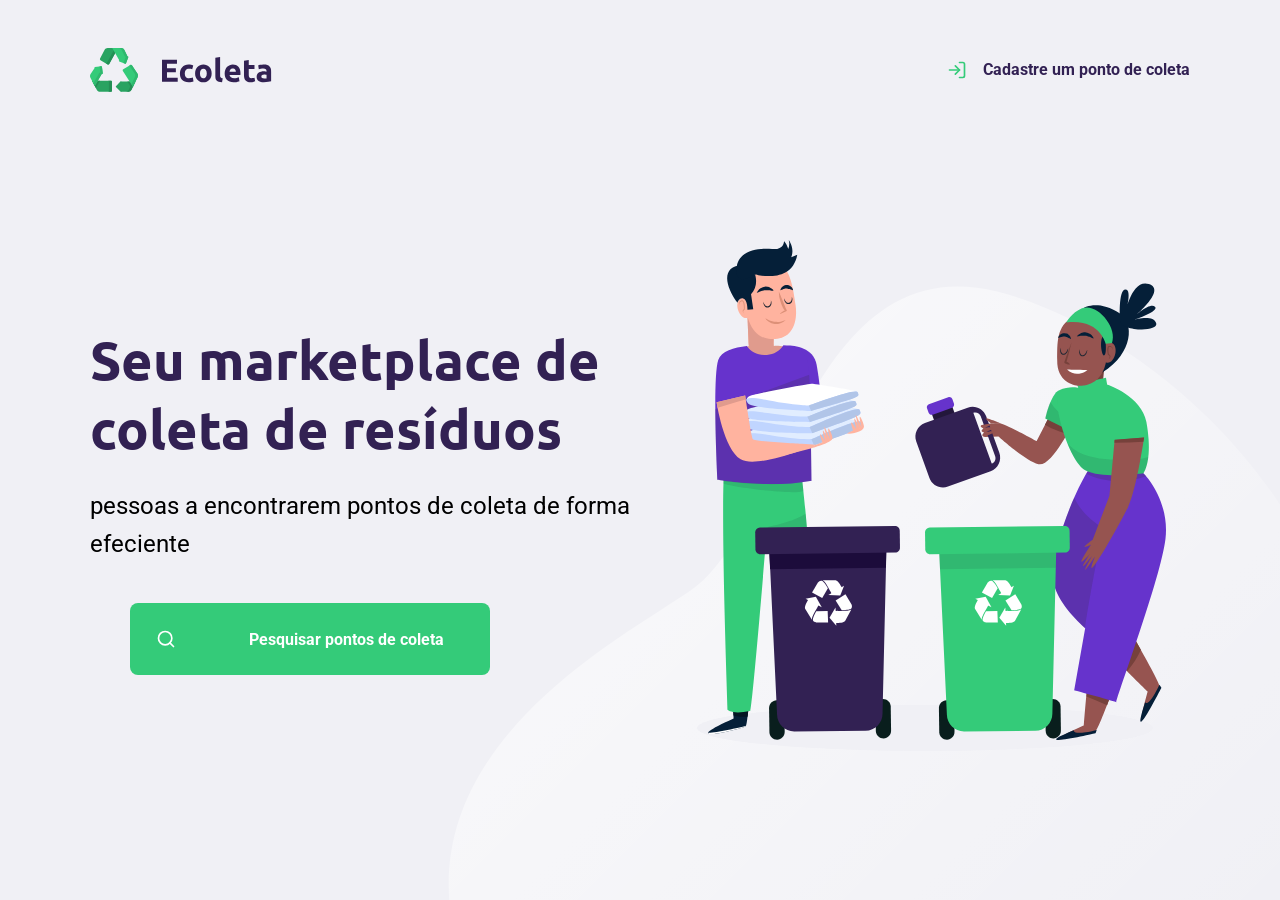
<file: index.html>
<!DOCTYPE html>
<html lang="pt_br">

<head>
    <meta charset="UTF-8" />
    <meta name="viewport" content="width=device-width, initial-scale=1.0" />
    <title>Ecoleta</title>

    <link href="https://fonts.googleapis.com/css2?family=Roboto&family=Ubuntu:wght@700&&display=swap" rel="stylesheet" />
    <link rel="stylesheet" href="styles/main.css" />
    <link rel="stylesheet" href="styles/home.css" />
    <link rel="stylesheet" href="styles/modal.css" />

    <link rel="stylesheet" href="styles/responsive.css" />
</head>

<body>
    <div id="page-home">
        <div class="content">
            <header>
                <img src="assests/logo.svg" alt="Logomarca" />
                <a href="create-point.html">
                    <span></span> Cadastre um ponto de coleta
                </a>
            </header>
            <main>
                <h1>Seu marketplace de coleta de resíduos</h1>

                <p>pessoas a encontrarem pontos de coleta de forma efeciente</p>

                <a href="#"><span></span><strong>Pesquisar pontos de coleta </strong></a>
            </main>
        </div>
    </div>



    <div id="modal" class="hide">
        <div class="content">
            <div class="header">
                <h1>Pontos de Coleta</h1>
                <a href="#">Fechar</a>

            </div>
            <form action="search-results.html">
                <label for="search">Cidade</label>
                <div class="search field">
                    <input type="text" name="search" placeholder="Pesquise por Cidade">
                    <button>
                        <img src="/assests/search.svg" alt="Buscar">
                    </button>

                </div>
            </form>

        </div>

    </div>
    <script src="/scripts/index.js">
    </script>
</body>

</html>
</file>
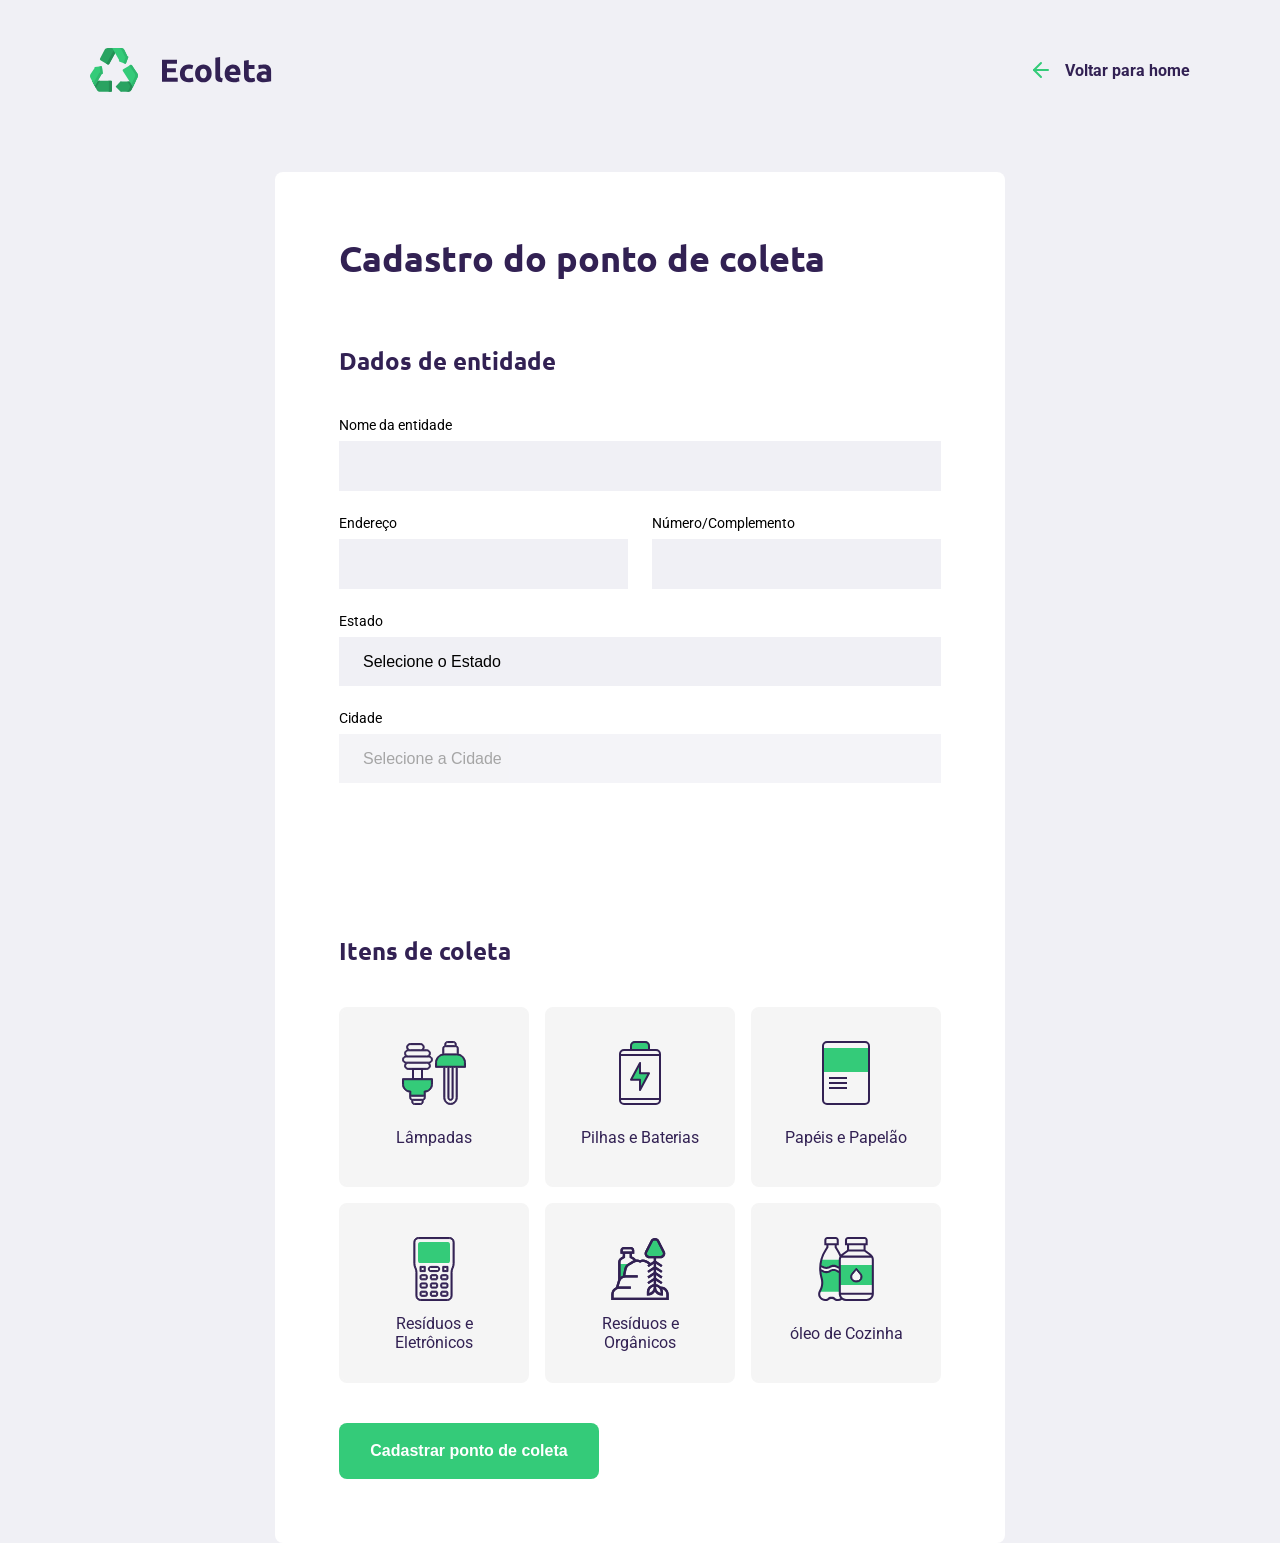
<file: create-point.html>
<!DOCTYPE html>
<html lang="pt_br">

<head>
    <meta charset="UTF-8" />
    <meta name="viewport" content="width=device-width, initial-scale=1.0" />
    <title>Criar um ponto de coleta</title>

    <link href="https://fonts.googleapis.com/css2?family=Roboto&family=Ubuntu:wght@700&&display=swap" rel="stylesheet" />
    <link rel="stylesheet" href="styles/main.css" />
    <link rel="stylesheet" href="styles/create-point.css" />

    <link rel="stylesheet" href="styles/responsive.css" />
</head>

<body>
    <div id="page-create-point">
        <header>
            <img src="assests/logo.svg" alt="Logomarca" />
            <a href="index.html">
                <span></span> Voltar para home
            </a>
        </header>

        <form action="">
            <h1>Cadastro do ponto de coleta</h1>

            <fieldset>
                <legend>
                    <h2>Dados de entidade</h2>
                </legend>

            </fieldset>
            <div class="field">
                <label for="name"> Nome da entidade</label>
                <input type="text" name="name" />
            </div>
            <div class="field-group">
                <div class="field">
                    <label for="address">Endereço</label>
                    <input type="text" name="address" required />
                </div>
                <div class="field">
                    <label for="address2">Número/Complemento</label>
                    <input type="text" name="address2" required />
                </div>
            </div>

            <div class="field">
                <label for="state">Estado</label>
                <select name="uf" required>
                    <option value="">Selecione o Estado</option>
                </select>
            </div>

            <div class="field-group">
                <div class="field">
                    <label for="city">Cidade</label>
                    <select name="city" disabled required>
                        <option value="">Selecione a Cidade</option>
                    </select>
                </div>
            </div>

            <fieldset>
            </fieldset>
            <fieldset>
                <legend>
                    <h2>Itens de coleta</h2>
                </legend>

                <div class="items-grid">
                    <li data-id="1">
                        <img src="assests/lampadas.svg" alt="Lâmpadas">
                        <span>Lâmpadas</span>
                    </li>

                    <li data-id="2">
                        <img src="assests/baterias.svg" alt="Pilhas e Baterias">
                        <span>Pilhas e Baterias</span>
                    </li>

                    <li data-id="3">
                        <img src="assests/papeis-papelao.svg" alt="Papéis e Papelão">
                        <span>Papéis e Papelão</span>
                    </li>

                    <li data-id="4">
                        <img src="assests/eletronicos.svg" alt="Resíduos e Eletrônicos">
                        <span>Resíduos e Eletrônicos</span>
                    </li>

                    <li data-id="5">
                        <img src="assests/organicos.svg" alt="Resíduos e Orgânicos">
                        <span>Resíduos e Orgânicos </span>
                    </li>

                    <li data-id="6">
                        <img src="assests/oleo.svg" alt="óleo de Cozinha">
                        <span>óleo de Cozinha</span>
                    </li>
                </div>

                <input type="hidden" name="items">

            </fieldset>
            <button type="submit">Cadastrar ponto de coleta</button>
        </form>
    </div>
    <script src="scripts/create-point.js"></script>
</body>

</html>
</file>
<file: styles/main.css>
:root {
  --title-color: #322153;
  --primary-color: #34cb79;
}
* {
  margin: 0;
  padding: 0;
  box-sizing: border-box;
}

html {
  font-family: Roboto, sans-serif;
}

body {
  background: #f0f0f5;
  -webkit-font-smoothing: antialiased;
}

a {
  text-decoration: none;
}

h1,
h2,
h3,
h4,
h5,
h6 {
  font-family: "Ubuntu", sans-serif;
  color: var(--title-color);
}
/* box model
Modelo de caixa tem
largura,altura,espaçamento,preenchimentos
bordas,cor,fundo,maneira vista pelo html (display)
alinhamentos,posicionamento
*/
</file>
<file: styles/home.css>
#page-home {
  height: 100vh;

  background: url("../assests/home-background.svg") no-repeat;
  background-position: 35vw bottom;
}

#page-home .content {
  width: 90%;
  max-width: 1100px;
  height: 100%;

  display: flex;

  flex-direction: column;

  margin: 0 auto;
}

#page-home header {
  margin-top: 48px;

  display: flex;
  align-items: center;
  justify-content: space-between;
}

#page-home header a {
  display: flex;

  color: var(--title-color);
  font-weight: 700;
  text-decoration: none;
}

#page-home header a span {
  margin-right: 16px;
  display: flex;
  background-image: url("../assests/log-in.svg");

  width: 20px;
  height: 20px;
}

#page-home main {
  max-width: 560px;
  flex: 1;

  display: flex;
  flex-direction: column;
  justify-content: center;
}

#page-home main h1 {
  font-size: 54px;
}

#page-home main p {
  font-size: 24px;
  line-height: 38px;
  margin-top: 24px;
}

#page-home main a {
  width: 100%;
  max-width: 360px;
  height: 72px;
  border-radius: 8px;

  display: flex;
  align-items: center;

  margin: 40px;

  background: var(--primary-color);

  transition: 400ms;

  color: white;
}

#page-home main a:hover {
  background-color: #2fb86e;
}

#page-home main a span {
  width: 72px;
  height: 72px;

  border-top-left-radius: 8px;
  border-bottom-left-radius: 8px;

  background-color: rgba (0, 0, 0, 0.08);

  display: flex;
  align-items: center;
  justify-content: center;
}

#page-home main a span::after {
  content: "";
  background-image: url("../assests/search.svg");
  width: 20px;
  height: 20px;
}

#page-home main a strong {
  flex: 1;
  color: white;
  text-align: center;
}
</file>
<file: styles/modal.css>
#modal {
    background-color: rgba(47, 44, 49, 0.589);
    height: 100vh;
    width: 100vw;
    position: fixed;
    top: 0;
    display: flex;
    justify-content: center;
    align-items: center;
    transition: 400ms;
}

#modal.hide {
    display: none;
}

#modal .content {
    color: white;
    width: 420px;
}

#modal .header {
    display: flex;
    align-items: center;
    justify-content: space-between;
    margin-bottom: 48px;
}

#modal .header a {
    background-image: url("../assests/x.svg");
    width: 20px;
    height: 20px;
    display: flex;
    font-size: 0.01px;
}

#modal .header h1 {
    color: white;
    font-size: 36px;
    line-height: 42px;
}

#modal form label {
    font-size: 14px;
    line-height: 16px;
    display: block;
    margin-bottom: 8px;
}

#modal form .field {
    display: flex;
}

#modal form input {
    flex: 1;
    background-color: #f0f0f5;
    border-radius: 8px 0 0 8px;
    border: 0;
    padding: 16px 24px;
    font-size: 16px;
    color: #6c6c80;
}

#modal form button {
    width: 72px;
    height: 72px;
    background-color: var(--primary-color);
    border: 0;
    border-radius: 0 8px 8px 0;
}

#modal form button:hover {
    background-color: #2fb85e;
}
</file>
<file: styles/responsive.css>
#page-search-results {
    white-space: 90%;
    max-width: 1100px;
    /* alinhamento de caixa(pelo lado de fora da caixa) */
    margin: 0 auto;
}

#page-search-results header {
    margin-top: 48px;
    display: flex;
    justify-content: space-between;
    align-items: center;
}

#page-search-results header a {
    color: var(--title-color);
    font-weight: bold;
    display: flex;
    align-items: center;
}

#page-search-results header a span {
    margin-right: 16px;
    background-image: url("../assests/arrow-left.svg");
    display: flex;
    width: 20px;
    height: 24px;
}

main {
    margin-top: 48px;
}

main h4 {
    font-weight: normal;
    font-family: Roboto, sans-serif;
    margin-bottom: 32px;
}

main .cards {
    display: grid;
    grid-template-columns: 2fr 2fr 2fr;
    gap: 24px;
}

main .card img {
    width: auto;
    height: 150px;
    border-radius: 8px 8px 0 0;
    object-fit: cover;
}

main .card h1 {
    margin: 32px 0 24px;
    font-size: 36px;
    line-height: 41px;
    /*Titulos */
    color: #322153;
}

main .card h3 {
    margin-top: 24px 0;
    font-family: Roboto;
    font-style: normal;
    font-weight: 500px;
    font-size: 24px;
    line-height: 34px;
    color: var(--primary-color);
}

main .card p {
    font-size: 16px;
    line-height: 26px;
    color: #6C6C80;
}
</file>
<file: styles/create-point.css>
#page-create-point {
    white-space: 90%;
    max-width: 1100px;
    /* alinhamento de caixa(pelo lado de fora da caixa) */
    margin: 0 auto;
}

#page-create-point header {
    margin-top: 48px;
    display: flex;
    justify-content: space-between;
    align-items: center;
}

#page-create-point header a {
    color: var(--title-color);
    font-weight: bold;
    display: flex;
    align-items: center;
}

#page-create-point header a span {
    margin-right: 16px;
    background-image: url("../assests/arrow-left.svg");
    display: flex;
    width: 20px;
    height: 24px;
}

form {
    background-color: white;
    margin: 0 auto;
    margin-top: 80px;
    /*preenchimento */
    padding: 64px;
    border-radius: 8px;
    max-width: 730px;
}

form h1 {
    font-size: 36px;
}

form fieldset {
    margin-top: 64px;
    border: 0;
}

form legend {
    margin-bottom: 40px;
}

form legend h2 {
    font-size: 24px;
}

form .field {
    flex: 1;
    display: flex;
    flex-direction: column;
    margin-bottom: 24px;
}

form .field-group {
    display: flex;
}

form input,
form select {
    background-color: #f0f0f5;
    border: 0;
    padding: 16px 24px;
    font-size: 16px;
}

form select {
    -webkit-appearence: none;
    -moz-appearance: none;
    appearance: none;
}

form label {
    font-size: 14px;
    margin-bottom: 8px;
}

form .field-group .field+.field {
    margin-left: 24px;
}

form button {
    width: 260px;
    height: 56px;
    background-color: var(--primary-color);
    border-radius: 8px;
    color: white;
    font-weight: bold;
    font-size: 16px;
    border: 0;
    margin-top: 40px;
    transition: 400ms;
}

form button:hover {
    background-color: #2fb86e;
}

.items-grid {
    display: grid;
    grid-template-columns: 1fr 1fr 1fr;
    gap: 16px;
}

.items-grid li {
    background-color: #f5f5f5;
    list-style: none;
    border: 2px solid #f5f5f5;
    border-radius: 8px;
    height: 180px;
    padding: 32px 24px 16px;
    display: flex;
    flex-direction: column;
    align-items: center;
    justify-content: space-between;
    text-align: center;
    cursor: pointer;
}

.items-grid li span {
    flex: 1;
    display: flex;
    align-items: center;
    color: var(--title-color);
}

.items-grid li.selected {
    background: #e1faec;
    border: 2px #34cb79;
}

.items-grid li img,
.items-grid li span {
    pointer-events: none;
}
</file>
